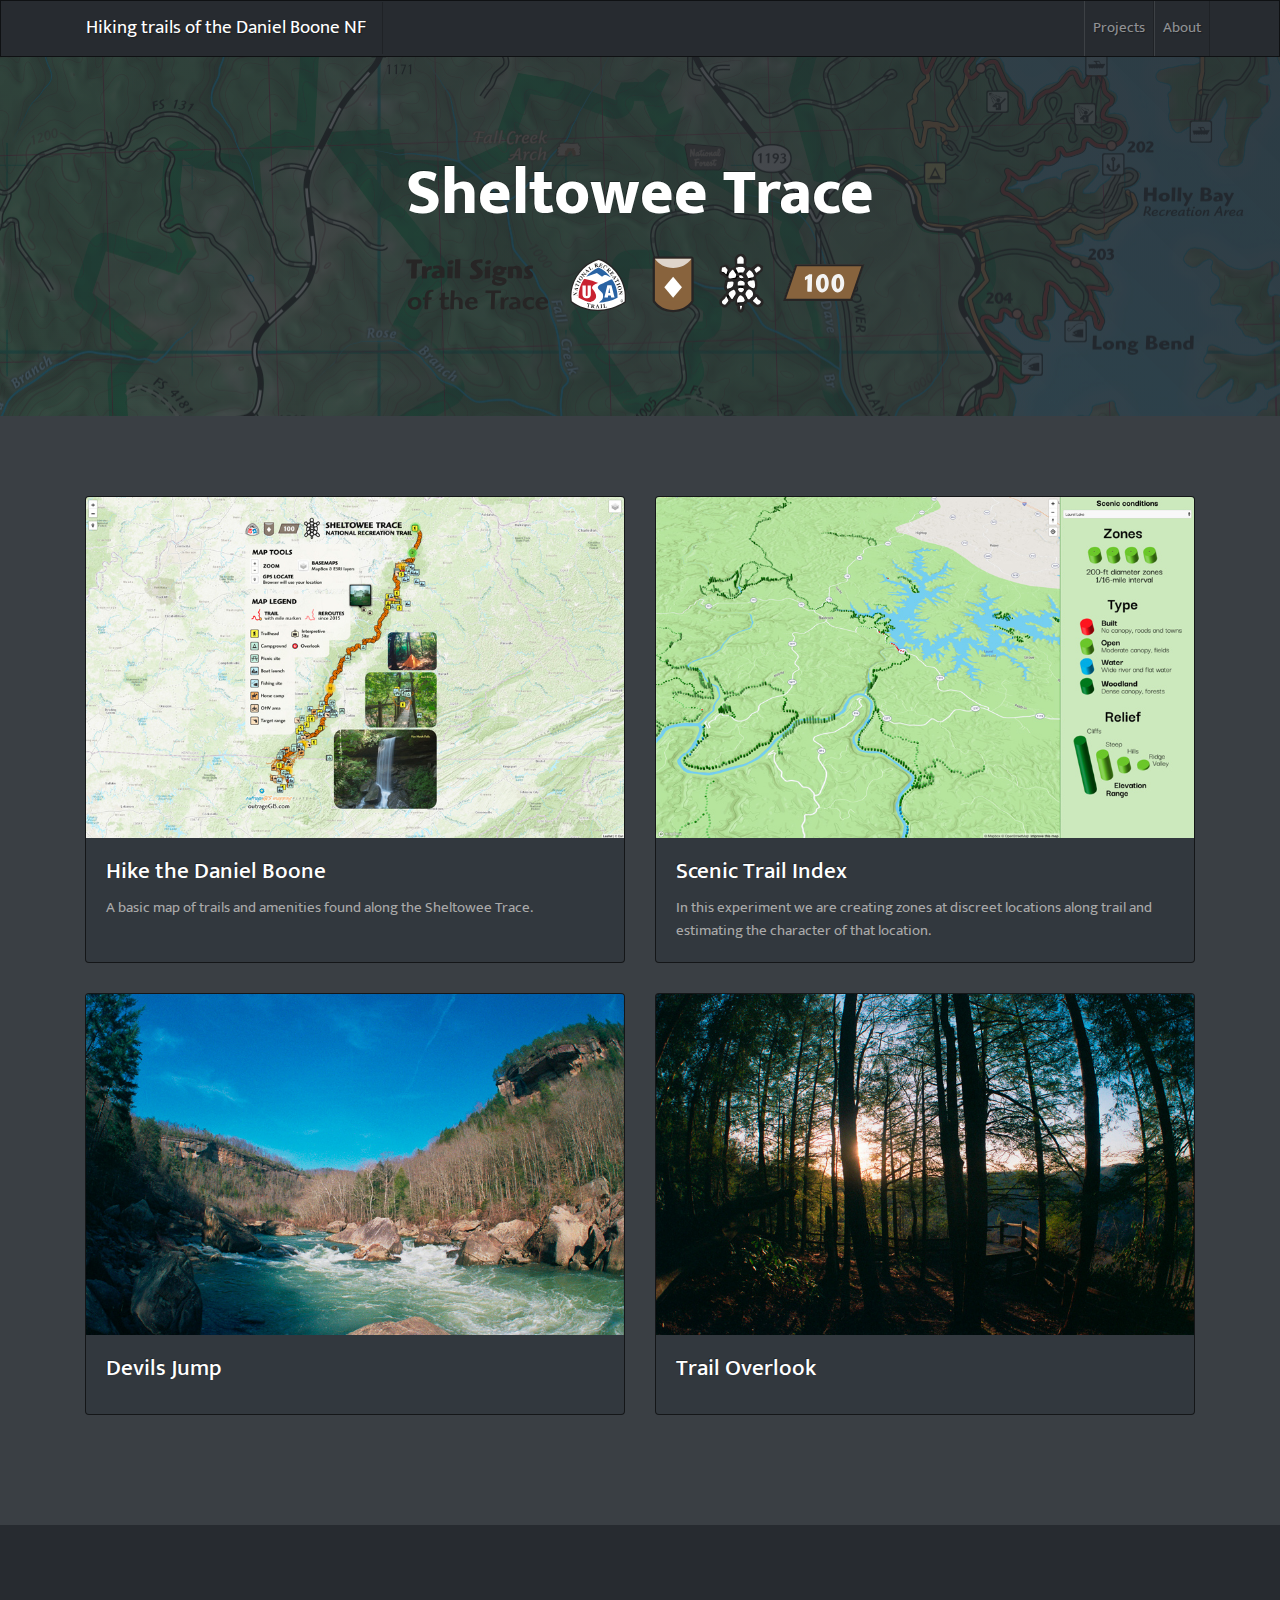
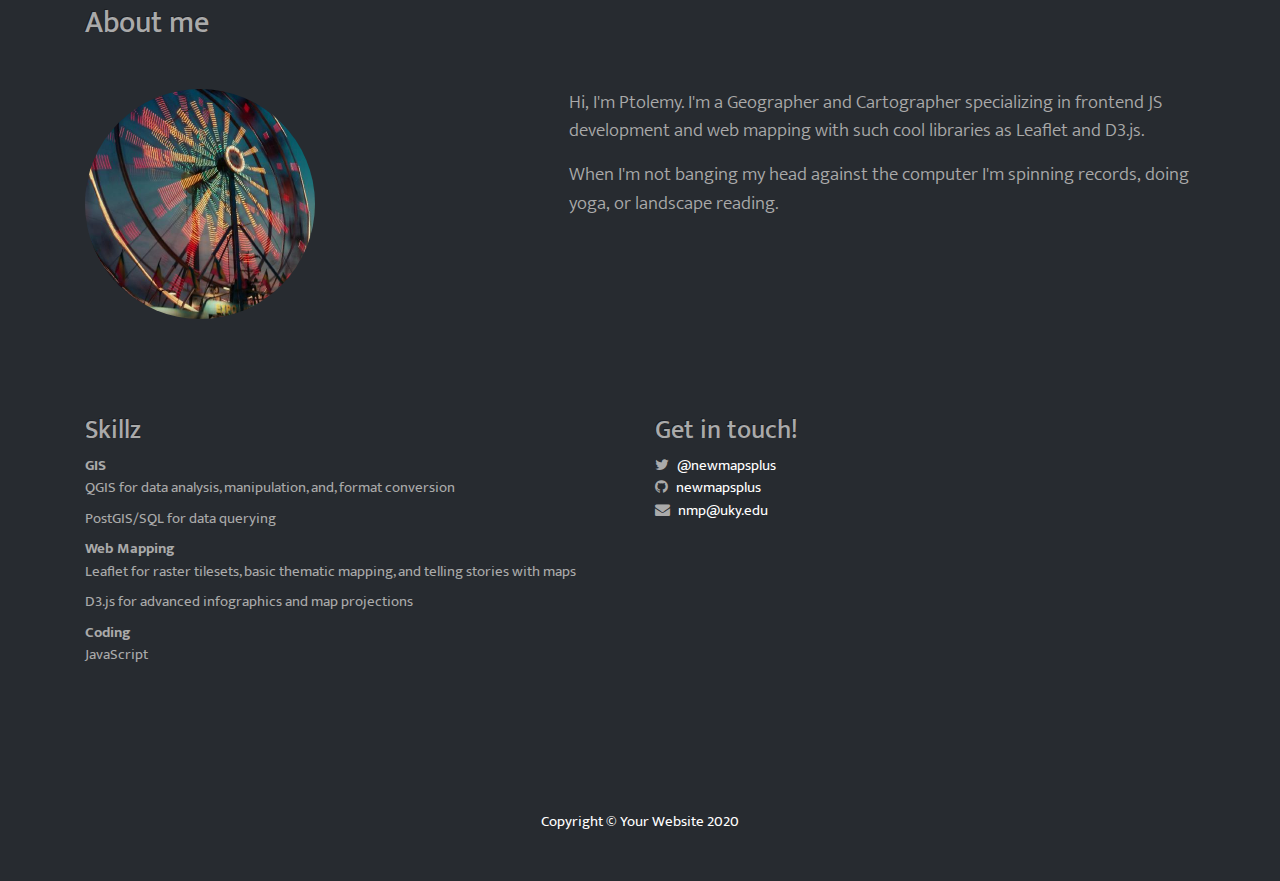
<file: index.html>
<!DOCTYPE html>
<html lang="en">

  <head>

    <meta charset="utf-8">
    <meta name="viewport" content="width=device-width, initial-scale=1, shrink-to-fit=no">
    <meta name="description" content="">
    <meta name="author" content="">

    <title>Hiking trails of the Daniel Boone NF</title>

    <!-- Bootstrap CSS -->
    <link href="vendor/bootstrap/css/bootstrap.min.css" rel="stylesheet">

    <!-- Font Awesome CSS from CDN -->
    <link href="https://maxcdn.bootstrapcdn.com/font-awesome/4.7.0/css/font-awesome.min.css" rel="stylesheet" integrity="sha384-wvfXpqpZZVQGK6TAh5PVlGOfQNHSoD2xbE+QkPxCAFlNEevoEH3Sl0sibVcOQVnN" crossorigin="anonymous">

    <!-- Google web font -->
    <link href="https://fonts.googleapis.com/css2?family=Mukta:wght@200;300;400;500;600;700;800&display=swap" rel="stylesheet">

    <!-- Custom styles for this template -->
    <link href="css/styles.css" rel="stylesheet">

  </head>

  <body id="page-top">

    <!-- Navigation -->
    <nav class="navbar navbar-expand-lg navbar-dark bg-dark fixed-top" id="mainNav">
      <div class="container">
        <a class="navbar-brand js-scroll-trigger" href="#page-top">Hiking trails of the Daniel Boone NF</a>
        <button class="navbar-toggler" type="button" data-toggle="collapse" data-target="#navbarResponsive" aria-controls="navbarResponsive" aria-expanded="false" aria-label="Toggle navigation">
          <span class="navbar-toggler-icon"></span>
        </button>
        <div class="collapse navbar-collapse" id="navbarResponsive">
          <ul class="navbar-nav ml-auto">
            <li class="nav-item">
              <a class="nav-link js-scroll-trigger" href="#projects">Projects</a>
            </li>
            <li class="nav-item">
              <a class="nav-link js-scroll-trigger" href="#about">About</a>
            </li>
          </ul>
        </div>
      </div>
    </nav>

    <!-- Welcome Section -->
    <header class="bg-secondary text-white">
      <div class="container text-center">
        <h1>Sheltowee Trace</h1>
        <img src="images/trail-signs.svg" width="500px"
      </div>
    </header>

    <!-- Projects Section -->
    <section id="projects" class="bg-primary">
      <div class="container">
        <div class="row">
          <div class="col-lg-6 col-sm-6 portfolio-item">
            <div class="card h-100">
              <a href="https://www.sheltoweetrace.com/hike/"><img class="card-img-top" src="images/portfolio-2.jpg" alt=""></a>
              <div class="card-body">
                <h4 class="card-title">
                  <a href="https://www.sheltoweetrace.com/hike/">Hike the Daniel Boone</a>
                </h4>
                <p class="card-text">A basic map of trails and amenities found along the Sheltowee Trace.</p>
              </div>
            </div>
          </div>
          <div class="col-lg-6 col-sm-6 portfolio-item">
            <div class="card h-100">
              <a href="https://www.sheltoweetrace.com/hike/scenic/"><img class="card-img-top" src="images/portfolio-1.jpg" alt=""></a>
              <div class="card-body">
                <h4 class="card-title">
                  <a href="https://www.sheltoweetrace.com/hike/scenic/">Scenic Trail Index</a>
                </h4>
                <p class="card-text">In this experiment we are creating zones at discreet locations along trail and estimating the character of that location.</p>
              </div>
            </div>
          </div>
          <div class="col-lg-6 col-sm-6 portfolio-item">
            <div class="card h-100">
              <a href="#" data-toggle="modal" data-target="#devilsjump"><img class="card-img-top" src="devilsjump/img/preview-devilsjump.jpg" alt=""></a>
              <div class="card-body">
                <h4 class="card-title">
                  <a href="#" data-toggle="modal" data-target="#devilsjump">Devils Jump</a>
                </h4>
              </div>
            </div>
          </div>
          <div class="col-lg-46 col-sm-6 portfolio-item">
            <div class="card h-100">
              <a href="#" data-toggle="modal" data-target="#overlook"><img class="card-img-top" src="overlook/img/preview-overlook.jpg" alt="Trail Overlook"></a>
              <div class="card-body">
                <h4 class="card-title">
                  <a href="#" data-toggle="modal" data-target="#overlook">Trail Overlook</a>
                </h4>
              </div>
            </div>
          </div>
      
        </div>
      </div>
    </section>

    <!-- Modal Devils Jump -->
    <div id="devilsjump" class="modal fade" role="dialog">
      <div class="modal-dialog modal-xl">
        <!-- Modal content-->
        <div class="modal-content">
          <div class="modal-header">
            <button type="button" class="close" data-dismiss="modal">&times;</button>
            <h4 class="modal-title"></h4>
          </div>
          <div class="modal-body">
            <img src="devilsjump/img/devilsjump.jpg" width="100%">
            <h3 class="mt-1">Devils Jump on the Big South Fork</h3>
          </div>
          <div class="modal-footer">
            <button type="button" class="btn btn-default" data-dismiss="modal">Close</button>
          </div>
        </div>
      </div>
    </div>

    <!-- Modal Overlook -->
    <div id="overlook" class="modal fade" role="dialog">
      <div class="modal-dialog modal-xl">
        <!-- Modal content-->
        <div class="modal-content">
          <div class="modal-header">
            <button type="button" class="close" data-dismiss="modal">&times;</button>
            <h4 class="modal-title"></h4>
          </div>
          <div class="modal-body">
            <img src="overlook/img/overlook.jpg" width="100%">
            <h3>Trail overlook</h3>
          </div>
          <div class="modal-footer">
            <button type="button" class="btn btn-default" data-dismiss="modal">Close</button>
          </div>
        </div>
      </div>
    </div>

   <!-- About Section -->
   <section id="about">
      <div class="container">
        <div class="row">
          <div class="col-lg-12 mx-auto">
            <h2>About me</h2>
            <div class='my-5 clearfix'>
              <div class="float-md-left mb-5 mr-md-4"><img class="rounded-circle img-fluid" src="images/tastyfreeze-avatar.jpg" alt="TastyFreeze" width="50%"></div>
              <p class="lead">Hi, I'm Ptolemy. I'm a Geographer and Cartographer specializing in frontend JS development and web mapping with such cool libraries as Leaflet and D3.js.</p>
              <p class="lead">When I'm not banging my head against the computer I'm spinning records, doing yoga, or landscape reading.</p>
            </div>
          </div>
        </div>
        <div class="row">
          <div class="col-md-6">
            <h3>Skillz</h3>
            <dl>
                <dt>GIS</dt>
                <dd>QGIS for data analysis, manipulation, and, format conversion</dd>
                <dd>PostGIS/SQL for data querying</dd>
                <dt>Web Mapping</dt>
                <dd>Leaflet for raster tilesets, basic thematic mapping, and telling stories with maps</dd>
                <dd>D3.js for advanced infographics and map projections</dd>
                <dt>Coding</dt>
                <dd>JavaScript</dd>
              </dl>
          </div>
          <div class="col-md-6">
              <h3>Get in touch!</h3>
              <ul class="list-unstyled">
                  <li class=""><i class="fa fa-twitter mr-2"></i><a href="#">@newmapsplus</a></li>
                  <li class=" mr-2"><i class="fa fa-github mr-2"></i><a href="#">newmapsplus</a></li>
                  <li class=""><i class="fa fa-envelope mr-2"></i><a href="#">nmp@uky.edu</a></li>
              </ul>
          </div>
        </div>
      </div>
    </section>

    <!-- Footer -->
    <footer class="py-5 bg-dark">
      <div class="container">
        <p class="m-0 text-center text-white">Copyright &copy; Your Website 2020</p>
      </div>
    </footer>

    <!-- JQuery JavaScript -->
    <script src="vendor/jquery/jquery.min.js"></script>
    
    <!-- Bootstrap JavaScript -->
    <script src="vendor/bootstrap/js/bootstrap.bundle.min.js"></script>

    <!-- JavaScript Plugin -->
    <script src="vendor/jquery-easing/jquery.easing.min.js"></script>

    <!-- Custom JavaScript for this theme -->
    <script src="js/scrolling-nav.js"></script>

  </body>

</html>
</file>
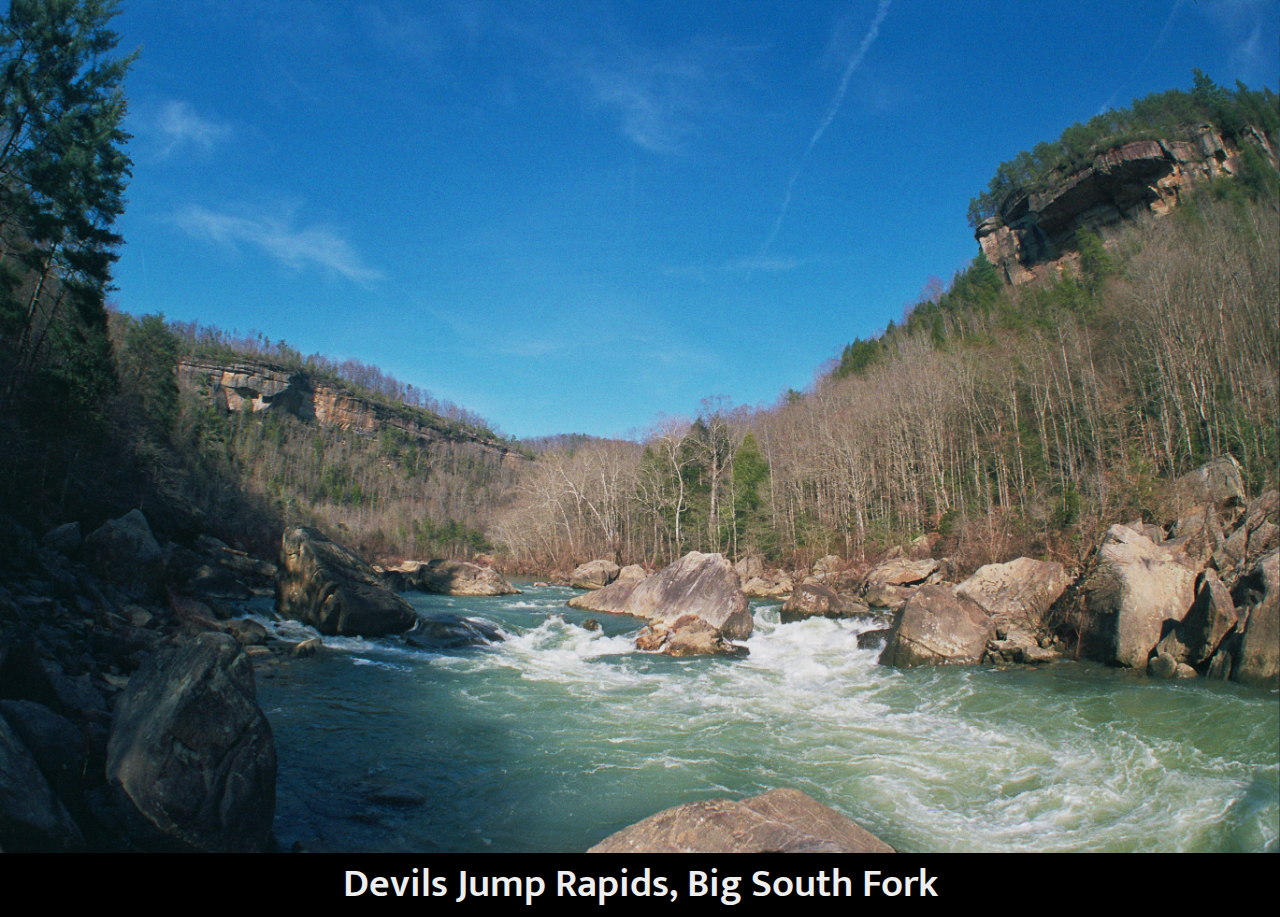
<file: devilsjump/index.html>
<!DOCTYPE html>
<html lang="en">

<head>

  <meta charset="utf-8">
  <meta name="viewport" content="width=device-width, initial-scale=1, shrink-to-fit=no">
  <meta name="description" content="">
  <meta name="author" content="">

  <title>Devils Jump rapids</title>

  <link href="https://fonts.googleapis.com/css2?family=Mukta:wght@600&display=swap" rel="stylesheet" type="text/css">
  
  <style>
      body {
          margin: 0;
          padding: 0;
          font-size: 100%;
          background-color: black;
      }
      img {
          width: 100%;
          margin: 0;
      }

      .caption {
          font-weight: 600;
          font-family: 'Mukta', sans-serif;
          font-size: 2.5em;
          color: #eee; 
          text-align: center;
          margin: 5px;
          line-height: 1.1;
      }
  </style>

</head>

<body>

    <img src="img/devilsjump.jpg">
    <p class="caption">
        Devils Jump Rapids, Big South Fork
    </p>



</body>

</html>
</file>
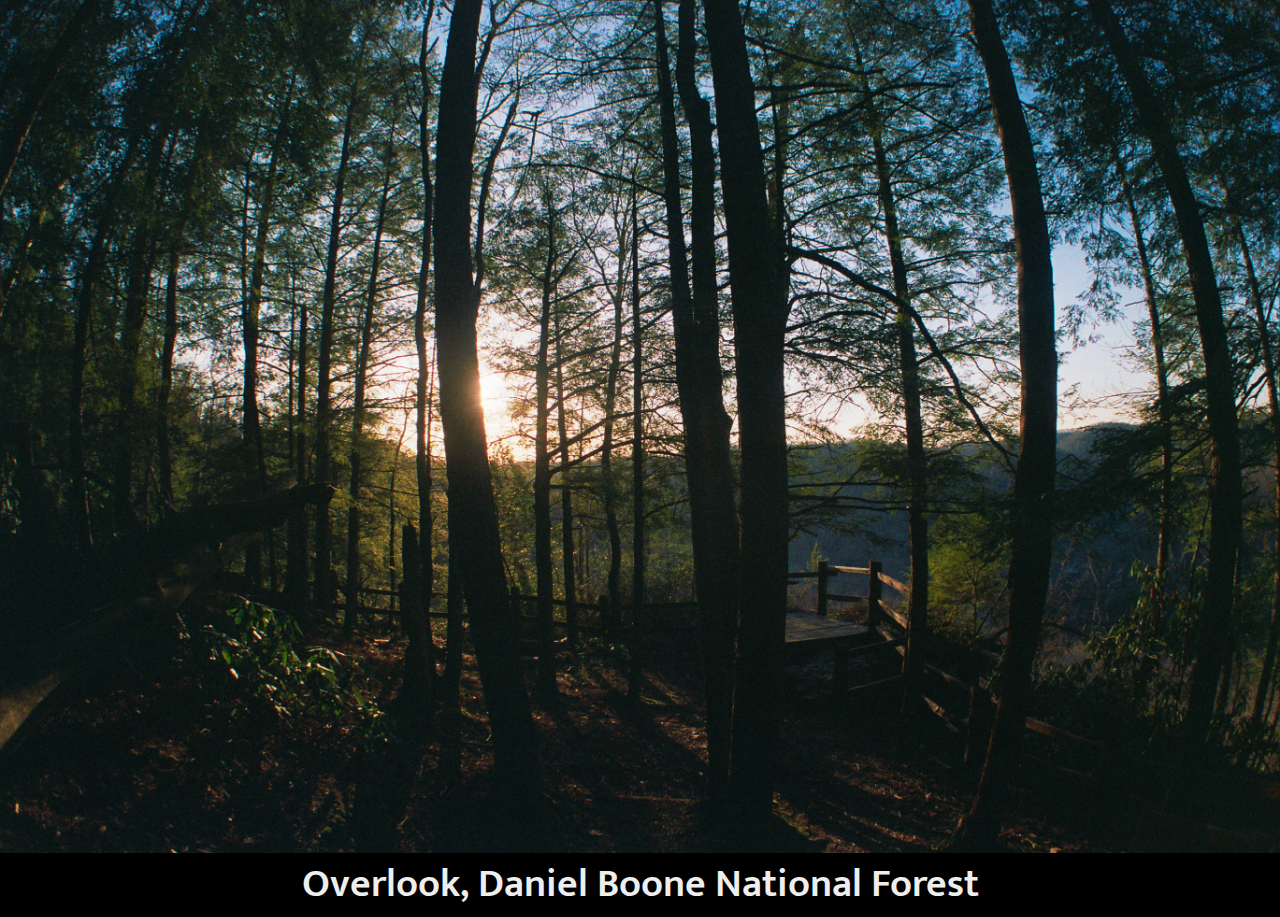
<file: overlook/index.html>
<!DOCTYPE html>
<html lang="en">

<head>

  <meta charset="utf-8">
  <meta name="viewport" content="width=device-width, initial-scale=1, shrink-to-fit=no">
  <meta name="description" content="">
  <meta name="author" content="">

  <title>Overlook, Daniel Boone National Forest</title>

  <link href="https://fonts.googleapis.com/css2?family=Mukta:wght@600&display=swap" rel="stylesheet" type="text/css">
  
  <style>
      body {
          margin: 0;
          padding: 0;
          font-size: 100%;
          background-color: black;
      }
      img {
          width: 100%;
          margin: 0;
      }

      .caption {
          font-weight: 600;
          font-family: 'Mukta', sans-serif;
          font-size: 2.5em;
          color: #eee; 
          text-align: center;
          margin: 5px;
          line-height: 1.1;
      }
  </style>

</head>

<body>

    <img src="img/overlook.jpg">
    <p class="caption">
        Overlook, Daniel Boone National Forest
    </p>



</body>

</html>
</file>
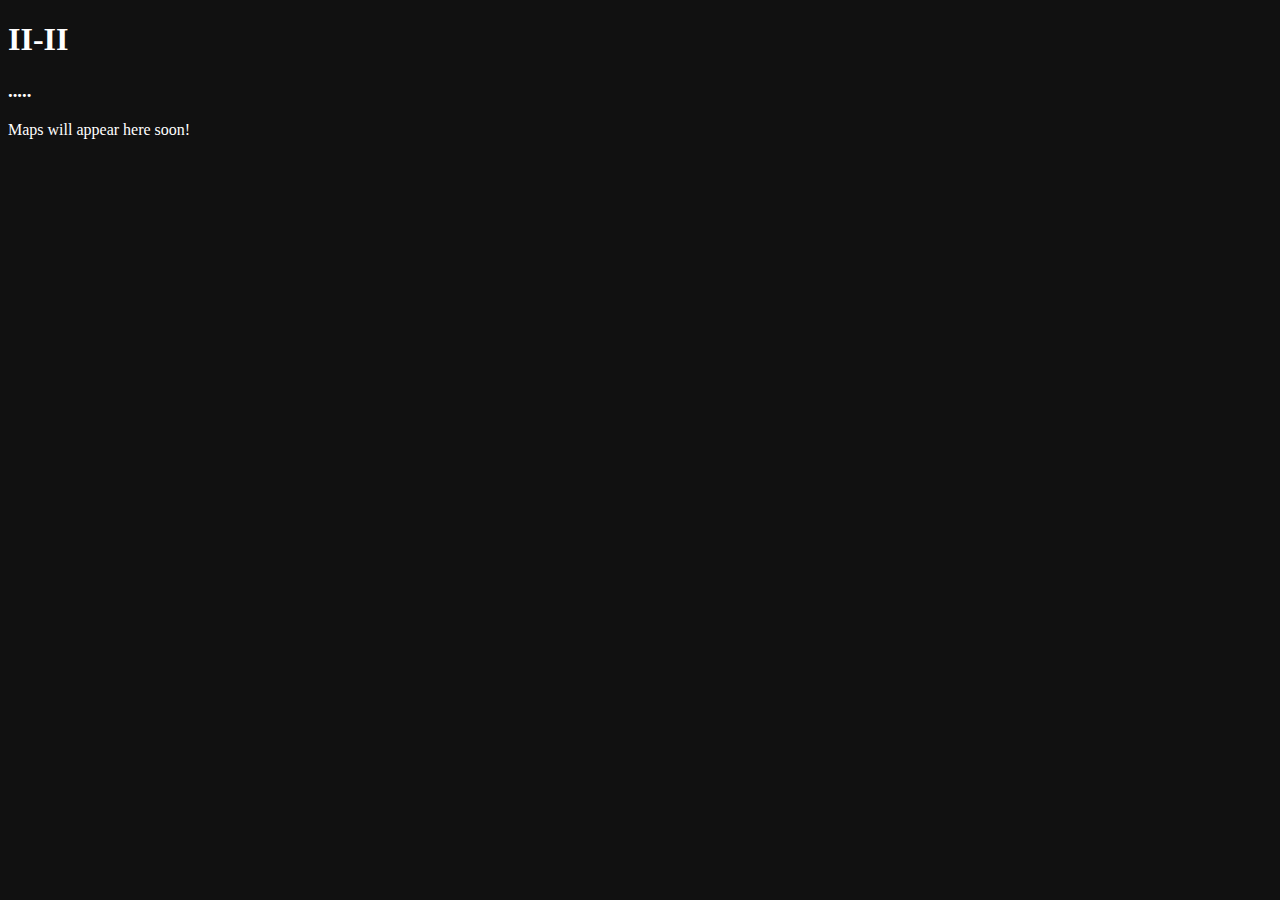
<file: index-first.html>
<!DOCTYPE html>
<html>
    <head>
        <meta charset="utf-8">
        <title>Tasty Freeze!</title>
         <meta name="viewport" content="initial-scale=1,maximum-scale=1,user-scalable=no" />
         
        
         <style>
            body {
                background-color:#111111;
                color:#ffffff;
            }
         </style>
         
         
    </head>
    <body>
        <h1>II-II</h1>
        <h3>.....</h3>
        <p>Maps will appear here soon!</p>
    </body>
</html>
</file>
<file: css/styles.css>
/*!
 * Start Bootstrap - Heroic Features (https://startbootstrap.com/template-overviews/heroic-features)
 * Copyright 2013-2017 Start Bootstrap
 * Licensed under MIT (https://github.com/BlackrockDigital/startbootstrap-heroic-features/blob/master/LICENSE)
 */

body {
  /* apply custom rules to the body here */
  font-family: 'Mukta', sans-serif;
}

header {
  padding: 154px 0 100px;
  background: linear-gradient(45deg, rgba(39, 43, 48, 0.8) 0%, rgba(39, 43, 48, 0.9) 100%), url('../images/bg-masthead.jpg');
}

header h1 {
  font-size: 4rem;
  font-weight: 800;
}

/* media query when the media is wider than 992px */
@media (min-width: 992px) {
  header {
    padding: 156px 0 100px;
  }
}

.portfolio-item {
  margin-bottom: 30px;
}

section {
  padding: 80px 0;
}
</file>
